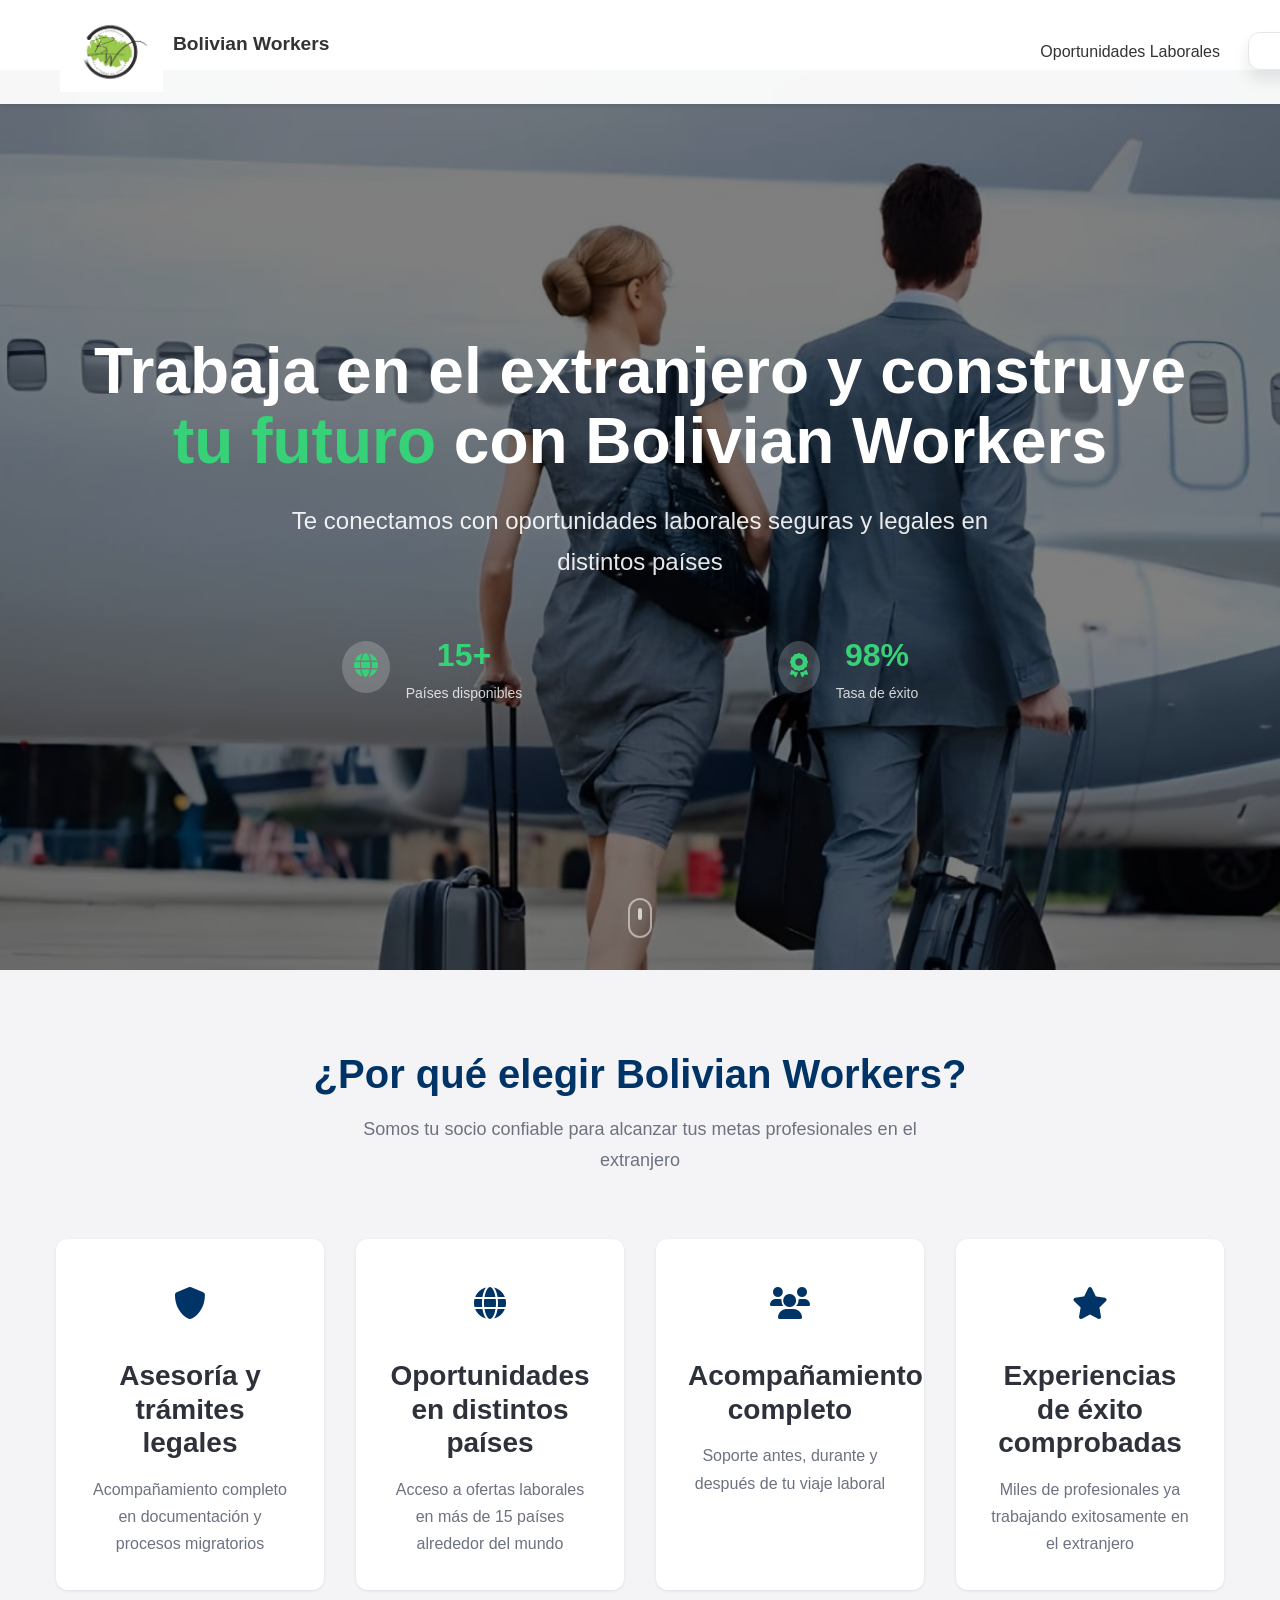
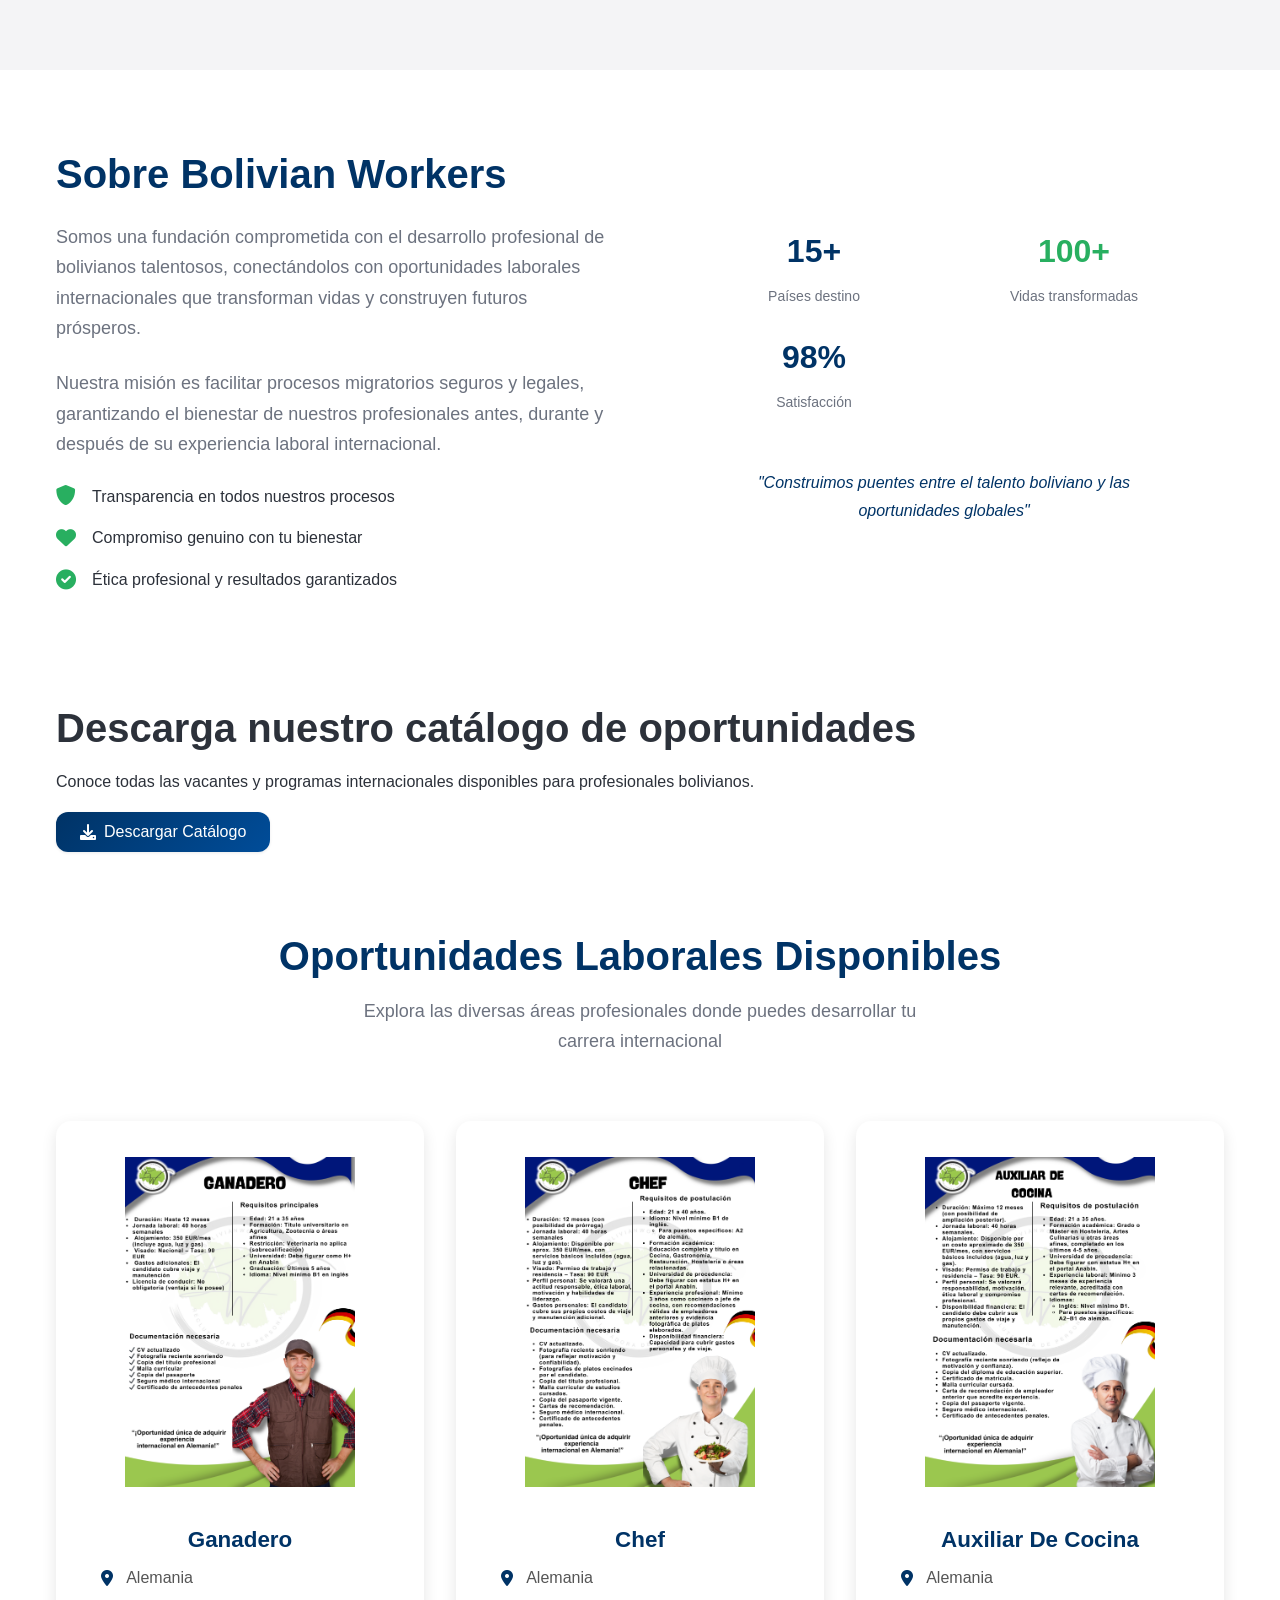
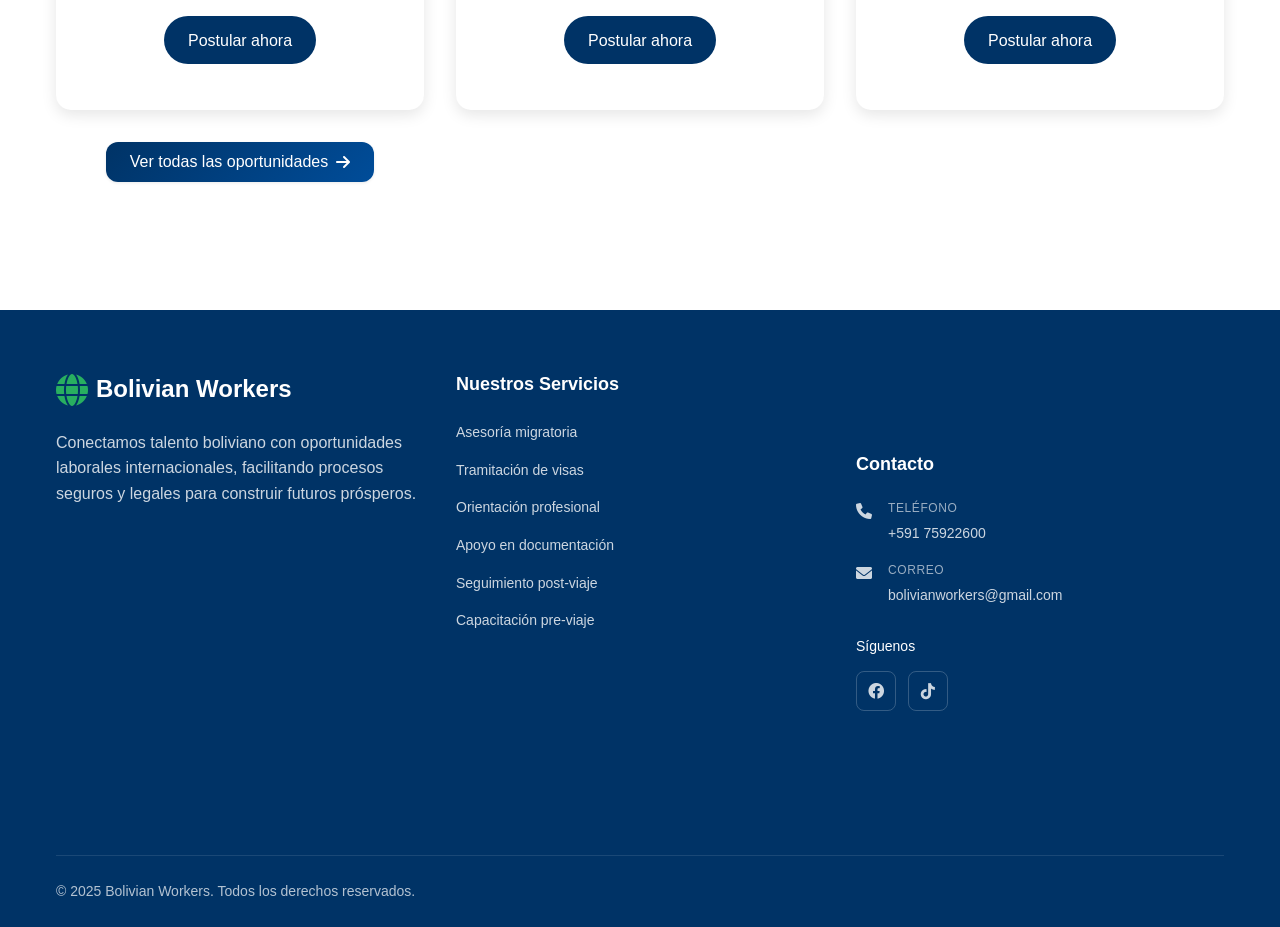
<file: index.html>
<!DOCTYPE html>
<html lang="es">
<head>
    <meta charset="UTF-8">
    <meta name="viewport" content="width=device-width, initial-scale=1.0">
    <title>Bolivian Workers - Oportunidades Laborales Internacionales</title>
    <meta name="description" content="Conectamos profesionales bolivianos con oportunidades laborales seguras y legales en el extranjero. Asesoría completa y acompañamiento en tu proceso migratorio.">
    <meta name="author" content="Bolivia Workers">
    <meta name="keywords" content="trabajo extranjero, empleo internacional Bolivia, migración laboral, oportunidades profesionales, visa trabajo">
    
     
    <!-- SEO Básico -->
    <title>Bolivian Workers | Oportunidades Laborales Internacionales para Profesionales Bolivianos</title>
    <meta name="description" content="Bolivian Workers conecta profesionales bolivianos con oportunidades laborales seguras y legales en el extranjero. Descubre vacantes internacionales en Alemania, España, Dinamarca y más.">
    <meta name="keywords" content="trabajo en el extranjero, empleo internacional Bolivia, oportunidades laborales, migración laboral, visa de trabajo, profesionales bolivianos">
    <meta name="author" content="Bolivian Workers">
    <meta name="robots" content="index, follow">

    
    <link rel="stylesheet" href="styles.css">
    <link href="https://cdnjs.cloudflare.com/ajax/libs/font-awesome/6.0.0/css/all.min.css" rel="stylesheet">
</head>
<body>
   <header class="navbar">
    <div class="container nav-container">
        <!-- Logo -->
        <div class="logo">
            <img src="img/Imagen1.jpg" alt="Bolivian Workers Logo" class="logo-img">
            <h1 class="logo-text">Bolivian Workers</h1>
        </div>

        <!-- Hamburger Menu Toggle -->
        <button class="hamburger" aria-label="Toggle menu">
            <span></span>
            <span></span>
            <span></span>
        </button>

        <!-- Menu -->
        <nav class="nav-menu">
            <ul>
                <!--<li><a href="#about">Sobre Nosotros</a></li>-->
                <li><a href="op.html">Oportunidades Laborales</a></li>
            </ul>
        </nav>
    </div>
</header>
    <!-- Hero Section -->
    <section class="hero">
        <div class="hero-bg"></div>
        <div class="hero-overlay"></div>
        
        <div class="hero-content">
            <div class="container">
                <h1 class="hero-title fade-in">
                    Trabaja en el extranjero y construye 
                    <span class="text-accent">tu futuro</span> 
                    con Bolivian Workers
                </h1>
                
                <p class="hero-subtitle">
                    Te conectamos con oportunidades laborales seguras y legales en distintos países
                </p>

             

                <!-- Stats -->
                <div class="hero-stats">
                    <div class="stat-item slide-up" style="animation-delay: 0.2s;">
                        <div class="stat-icon">
                            <i class="fas fa-globe"></i>
                        </div>
                        <div class="stat-content">
                            <div class="stat-number">15+</div>
                            <div class="stat-label">Países disponibles</div>
                        </div>
                    </div>


                    <div class="stat-item slide-up" style="animation-delay: 0.6s;">
                        <div class="stat-icon">
                            <i class="fas fa-award"></i>
                        </div>
                        <div class="stat-content">
                            <div class="stat-number">98%</div>
                            <div class="stat-label">Tasa de éxito</div>
                        </div>
                    </div>
                </div>
            </div>
        </div>

        <!-- Scroll indicator -->
        <div class="scroll-indicator">
            <div class="scroll-mouse">
                <div class="scroll-wheel"></div>
            </div>
        </div>
    </section>

    <!-- Benefits Section -->
    <section class="benefits">
        <div class="container">
            <div class="section-header">
                <h2>¿Por qué elegir Bolivian Workers?</h2>
                <p>Somos tu socio confiable para alcanzar tus metas profesionales en el extranjero</p>
            </div>

            <div class="benefits-grid">
                <div class="benefit-card">
                    <div class="benefit-icon">
                        <i class="fas fa-shield-alt"></i>
                    </div>
                    <h3>Asesoría y trámites legales</h3>
                    <p>Acompañamiento completo en documentación y procesos migratorios</p>
                </div>

                <div class="benefit-card">
                    <div class="benefit-icon">
                        <i class="fas fa-globe"></i>
                    </div>
                    <h3>Oportunidades en distintos países</h3>
                    <p>Acceso a ofertas laborales en más de 15 países alrededor del mundo</p>
                </div>

                <div class="benefit-card">
                    <div class="benefit-icon">
                        <i class="fas fa-users"></i>
                    </div>
                    <h3>Acompañamiento completo</h3>
                    <p>Soporte antes, durante y después de tu viaje laboral</p>
                </div>

                <div class="benefit-card">
                    <div class="benefit-icon">
                        <i class="fas fa-star"></i>
                    </div>
                    <h3>Experiencias de éxito comprobadas</h3>
                    <p>Miles de profesionales ya trabajando exitosamente en el extranjero</p>
                </div>
            </div>
        </div>
    </section>

    <!-- About Section -->
    <section class="about">
        <div class="container">
            <div class="about-grid">
                <div class="about-content">
                    <h2>Sobre Bolivian Workers</h2>
                    
                    <p>Somos una fundación comprometida con el desarrollo profesional de bolivianos talentosos, conectándolos con oportunidades laborales internacionales que transforman vidas y construyen futuros prósperos.</p>

                    <p>Nuestra misión es facilitar procesos migratorios seguros y legales, garantizando el bienestar de nuestros profesionales antes, durante y después de su experiencia laboral internacional.</p>

                    <div class="values-list">
                        <div class="value-item">
                            <i class="fas fa-shield-alt"></i>
                            <span>Transparencia en todos nuestros procesos</span>
                        </div>
                        <div class="value-item">
                            <i class="fas fa-heart"></i>
                            <span>Compromiso genuino con tu bienestar</span>
                        </div>
                        <div class="value-item">
                            <i class="fas fa-check-circle"></i>
                            <span>Ética profesional y resultados garantizados</span>
                        </div>
                    </div>

                   
                </div>

                <div class="about-stats">
                    <div class="stats-grid">
                        
                        <div class="stat">
                            <div class="stat-value">15+</div>
                            <div class="stat-desc">Países destino</div>
                        </div>
                        <div class="stat">
                            <div class="stat-value">100+</div>
                            <div class="stat-desc">Vidas transformadas</div>
                        </div>
                        <div class="stat">
                            <div class="stat-value">98%</div>
                            <div class="stat-desc">Satisfacción</div>
                        </div>
                    </div>
                    
                    <div class="quote-box">
                        <p>"Construimos puentes entre el talento boliviano y las oportunidades globales"</p>
                    </div>
                </div>
            </div>
        </div>
    </section>
    <section class="download-catalog">
    <div class="container">
        <h2>Descarga nuestro catálogo de oportunidades</h2>
        <p>Conoce todas las vacantes y programas internacionales disponibles para profesionales bolivianos.</p>
        <a href="docs/catalogo bolivian workers1.pdf" download class="btn btn-primary">
            <i class="fas fa-download"></i> Descargar Catálogo
        </a>
    </div>
</section>

   <!-- Job Previews Section -->
<section class="jobs">
    <div class="container">
        <div class="section-header">
            <h2>Oportunidades Laborales Disponibles</h2>
            <p>Explora las diversas áreas profesionales donde puedes desarrollar tu carrera internacional</p>
        </div>

      <div class="jobs-grid">

            <!-- Ganadero -->
            <div class="job-card">
                <img src="img/3.png" alt="Trabajo Ganadero" class="job-image">
                <div class="job-content">
                    <h3>Ganadero</h3>
                    <div class="job-location">
                        <i class="fas fa-map-marker-alt"></i> Alemania
                    </div>
                     <a href="https://wa.me/59175922600" class="btn-apply" target="_blank"> Postular ahora</a>
                </div>
            </div>
            <!-- Auxiliar de cocina -->
            <div class="job-card">
                <img src="img/4.png" alt="Auxiliar de cocina" class="job-image">
                <div class="job-content">
                    <h3>Chef</h3>
                    <div class="job-location">
                        <i class="fas fa-map-marker-alt"></i> Alemania
                    </div>
                     <a href="https://wa.me/59175922600" class="btn-apply" target="_blank"> Postular ahora</a>
                </div>
            </div>
           <div class="job-card">
                <img src="img/5.png" alt="Chef" class="job-image">
                <div class="job-content">
                    <h3>Auxiliar De Cocina</h3>
                    <div class="job-location">
                        <i class="fas fa-map-marker-alt"></i> Alemania
                    </div>
                     <a href="https://wa.me/59175922600" class="btn-apply" target="_blank"> Postular ahora</a>
                </div>
            </div>


    

        <!-- Call to Action -->
       <div class="jobs-cta">
    <a href="op.html" class="btn btn-primary">
        <span>Ver todas las oportunidades</span>
        <i class="fas fa-arrow-right"></i>
    </a>
</div>

    </div>
</section>

    
    

    <!-- Footer -->
    <footer class="footer">
        <div class="container">
            <!-- Main Footer Content -->
            <div class="footer-content">
                <div class="footer-section company">
                    <div class="footer-logo">
                        <i class="fas fa-globe"></i>
                        <h3>Bolivian Workers</h3>
                    </div>
                    
                    <p>Conectamos talento boliviano con oportunidades laborales internacionales, facilitando procesos seguros y legales para construir futuros prósperos.</p>

                 
                </div>


                <div class="footer-section services">
                    <h4>Nuestros Servicios</h4>
                    <ul>
                        <li><a href="#advisory">Asesoría migratoria</a></li>
                        <li><a href="#visas">Tramitación de visas</a></li>
                        <li><a href="#orientation">Orientación profesional</a></li>
                        <li><a href="#documentation">Apoyo en documentación</a></li>
                        <li><a href="#follow-up">Seguimiento post-viaje</a></li>
                        <li><a href="#training">Capacitación pre-viaje</a></li>
                    </ul>
                </div>

                <div class="footer-section contact">
                    <h4>Contacto</h4>
                    <div class="contact-info">
                        <a href="https://wa.me/59175922600" class="contact-item">
                            <i class="fas fa-phone"></i>
                            <div>
                                <div class="contact-label">Teléfono</div>
                                <div class="contact-value">+591 75922600</div>
                            </div>
                        </a>

                        <a href="mailto:info@boliviaworkers.org" class="contact-item">
                            <i class="fas fa-envelope"></i>
                            <div>
                                <div class="contact-label">Correo</div>
                                <div class="contact-value">bolivianworkers@gmail.com</div>
                            </div>
                        </a>

                  
                    </div>

                    <!-- Social Links -->
                    <div class="social-section">
                        <h5>Síguenos</h5>
                        <div class="social-links">
                            <a href="https://www.facebook.com/share/1ZpoDQq2Cg/" aria-label="Facebook"><i class="fab fa-facebook"></i></a>
                            <a href="https://www.tiktok.com/@bolivian_workers?_t=ZM-90ZvClzwwtn&_r=1" aria-label="Tiktok"><i class="fab fa-tiktok"></i></a>
                        </div>
                    </div>
                </div>
            </div>

        

            <!-- Bottom Footer -->
            <div class="footer-bottom">
                <div class="footer-bottom-content">
                    <div class="copyright">
                        © 2025 Bolivian Workers. Todos los derechos reservados.
                    </div>
                    
                   
                </div>
            </div>
        </div>
    </footer>

    <!-- Toast Notification -->
    <div id="toast" class="toast">
        <div class="toast-content">
            <i class="toast-icon"></i>
            <div class="toast-text">
                <div class="toast-title"></div>
                <div class="toast-message"></div>
            </div>
        </div>
    </div>

    <script>
        document.addEventListener('DOMContentLoaded', () => {
    const hamburger = document.querySelector('.hamburger');
    const navMenu = document.querySelector('.nav-menu');

    hamburger.addEventListener('click', () => {
        hamburger.classList.toggle('active');
        navMenu.classList.toggle('active');
    });

    // Close menu when a link is clicked
    document.querySelectorAll('.nav-menu a').forEach(link => {
        link.addEventListener('click', () => {
            hamburger.classList.remove('active');
            navMenu.classList.remove('active');
        });
    });
});
    </script>
    
</body>
</html>
</file>
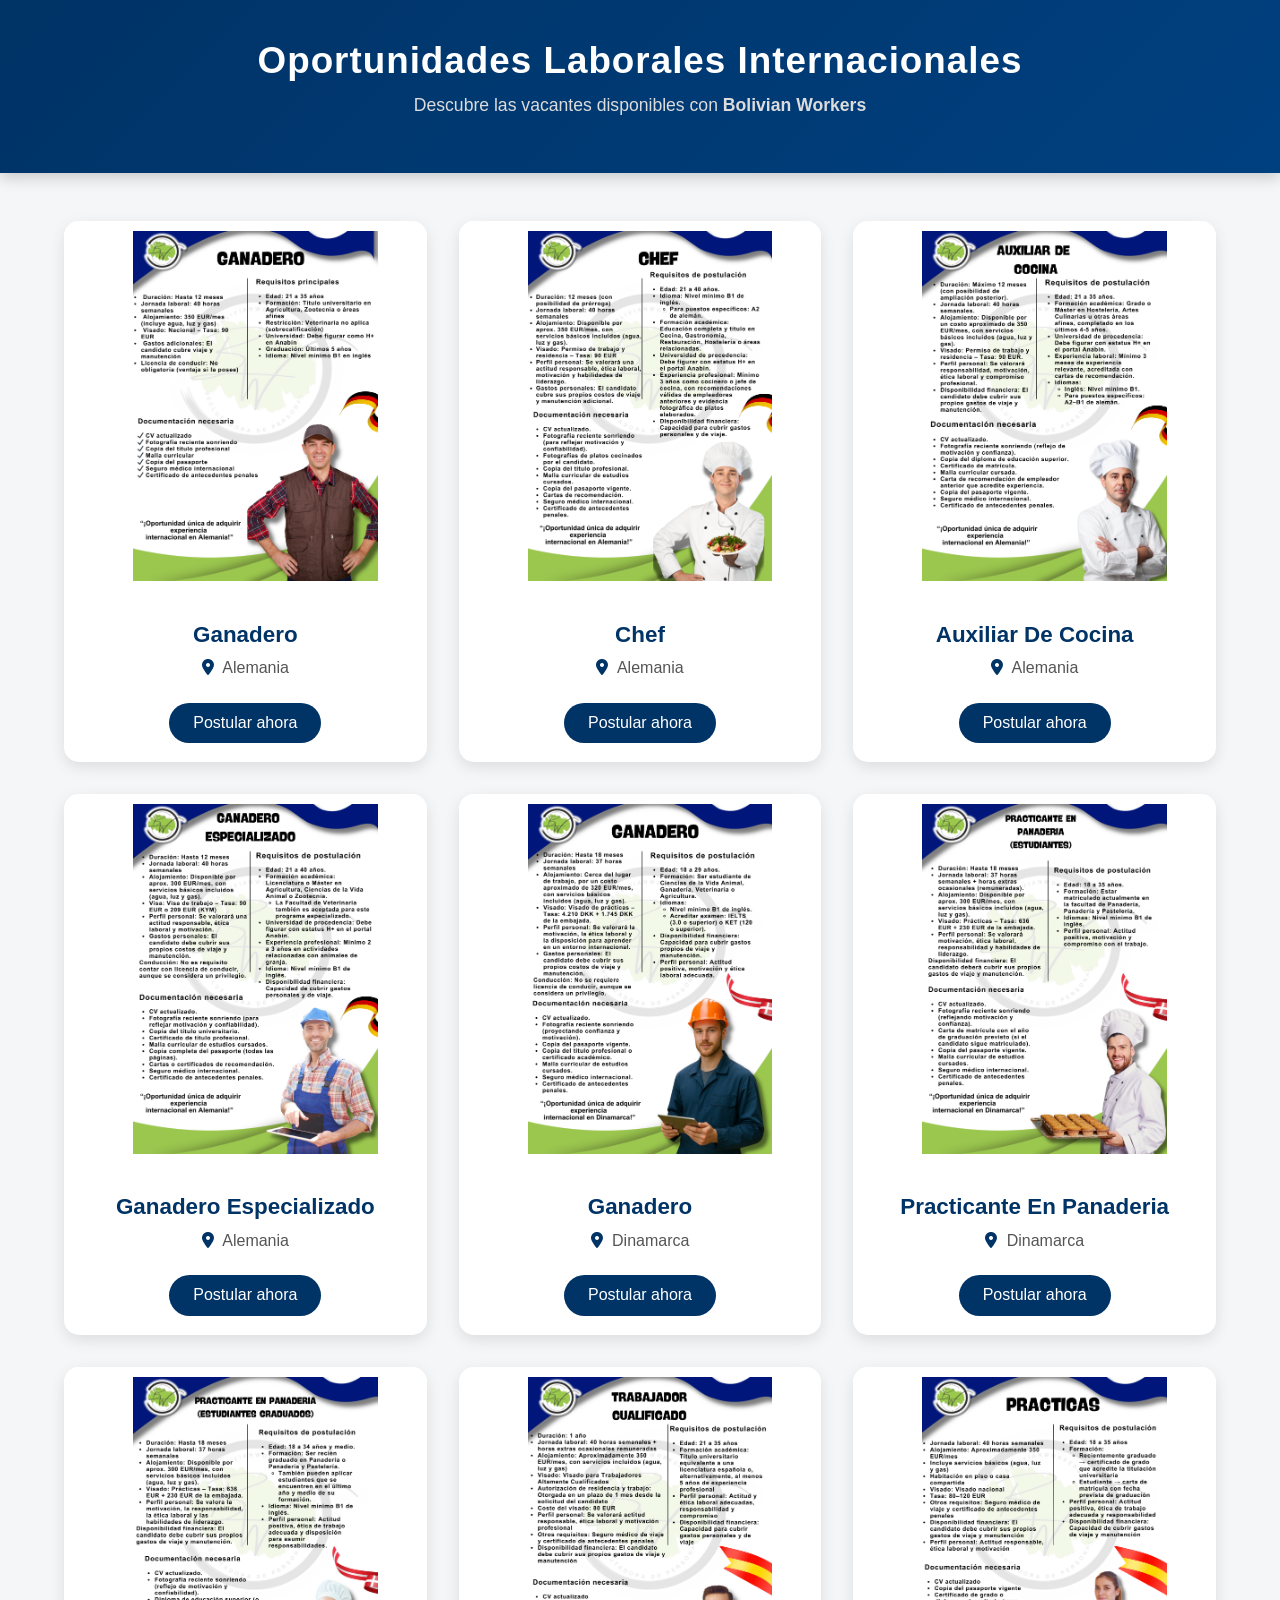
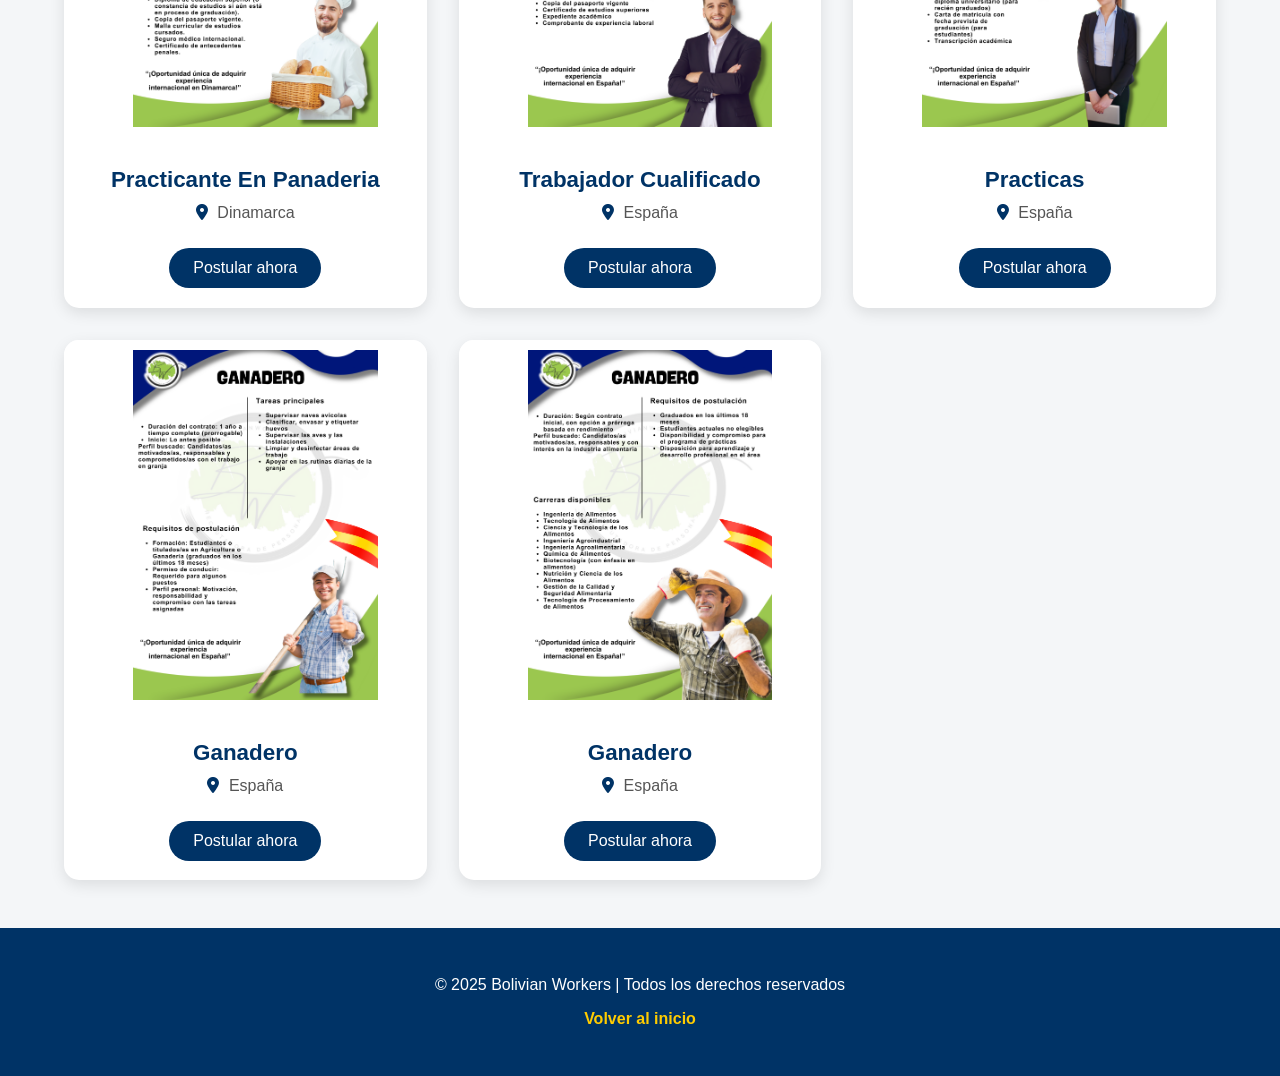
<file: op.html>
<!DOCTYPE html>
<html lang="es">
<head>
    <meta charset="UTF-8">
    <meta name="viewport" content="width=device-width, initial-scale=1.0">
    <title>Oportunidades Laborales | Bolivian Workers</title>
    <link rel="stylesheet" href="https://cdnjs.cloudflare.com/ajax/libs/font-awesome/6.5.0/css/all.min.css">
    <style>
        body {
            font-family: 'Poppins', sans-serif;
            margin: 0;
            background: #f4f6f8;
            color: #333;
        }

        header {
            background: linear-gradient(135deg, #003366, #004080);
            color: #fff;
            text-align: center;
            padding: 2.5rem 1rem;
            box-shadow: 0 4px 15px rgba(0,0,0,0.2);
        }

        header h1 {
            margin: 0;
            font-size: 2.3rem;
            letter-spacing: 1px;
        }

        header p {
            margin-top: 0.8rem;
            font-size: 1.1rem;
            color: #dcdcdc;
        }

        .container {
            width: 90%;
            max-width: 1200px;
            margin: 3rem auto;
        }

        .jobs-grid {
            display: grid;
            grid-template-columns: repeat(auto-fit, minmax(320px, 1fr));
            gap: 2rem;
        }

        .job-card {
            background: #fff;
            border-radius: 15px;
            overflow: hidden;
            box-shadow: 0 5px 15px rgba(0,0,0,0.1);
            transition: all 0.3s ease;
        }

        .job-card:hover {
            transform: translateY(-7px);
            box-shadow: 0 8px 20px rgba(0,0,0,0.2);
        }

        .job-image {
            width: 100%;
            height: 350px;
            object-fit: contain; /* Muestra la imagen completa */
            background: #fff;
            display: block;
            padding: 10px;
        }

        .job-content {
            padding: 1.2rem;
            text-align: center;
        }

        .job-content h3 {
            margin: 0.7rem 0;
            color: #003366;
            font-size: 1.4rem;
            font-weight: 600;
        }

        .job-location {
            color: #555;
            font-size: 1rem;
            margin-bottom: 0.8rem;
        }

        .job-location i {
            color: #003366;
            margin-right: 5px;
        }

        .btn-apply {
            display: inline-block;
            background: #003366;
            color: white;
            text-decoration: none;
            padding: 0.7rem 1.5rem;
            border-radius: 25px;
            margin-top: 0.8rem;
            transition: background 0.3s ease, transform 0.2s ease;
        }

        .btn-apply:hover {
            background: #0055aa;
            transform: scale(1.05);
        }

        footer {
            text-align: center;
            background: #003366;
            color: white;
            padding: 2rem 1rem;
            margin-top: 3rem;
        }

        footer a {
            color: #ffcc00;
            text-decoration: none;
            font-weight: bold;
        }

        footer a:hover {
            text-decoration: underline;
        }

        @media (max-width: 600px) {
            header h1 {
                font-size: 1.8rem;
            }
            .job-image {
                height: 280px;
            }
        }
    </style>
</head>
<body>

    <header>
        <h1>Oportunidades Laborales Internacionales</h1>
        <p>Descubre las vacantes disponibles con <strong>Bolivian Workers</strong></p>
    </header>

    <div class="container">
        <div class="jobs-grid">

            <!-- Ganadero -->
            <div class="job-card">
                <img src="img/3.png" alt="Trabajo Ganadero" class="job-image">
                <div class="job-content">
                    <h3>Ganadero</h3>
                    <div class="job-location">
                        <i class="fas fa-map-marker-alt"></i> Alemania
                    </div>
                     <a href="https://wa.me/59175922600" class="btn-apply" target="_blank"> Postular ahora</a>
                </div>
            </div>

            <!-- Auxiliar de cocina -->
            <div class="job-card">
                <img src="img/4.png" alt="Auxiliar de cocina" class="job-image">
                <div class="job-content">
                    <h3>Chef</h3>
                    <div class="job-location">
                        <i class="fas fa-map-marker-alt"></i> Alemania
                    </div>
                     <a href="https://wa.me/59175922600" class="btn-apply" target="_blank"> Postular ahora</a>
                </div>
            </div>

            <!-- Chef -->
            <div class="job-card">
                <img src="img/5.png" alt="Chef" class="job-image">
                <div class="job-content">
                    <h3>Auxiliar De Cocina</h3>
                    <div class="job-location">
                        <i class="fas fa-map-marker-alt"></i> Alemania
                    </div>
                     <a href="https://wa.me/59175922600" class="btn-apply" target="_blank"> Postular ahora</a>
                </div>
            </div>
            <div class="job-card">
                <img src="img/6.png" alt="Chef" class="job-image">
                <div class="job-content">
                    <h3>Ganadero Especializado</h3>
                    <div class="job-location">
                        <i class="fas fa-map-marker-alt"></i> Alemania
                    </div>
                    <a href="https://wa.me/59175922600" class="btn-apply" target="_blank"> Postular ahora</a>
                </div>
            </div>
            <div class="job-card">
                <img src="img/8.png" alt="Chef" class="job-image">
                <div class="job-content">
                    <h3>Ganadero</h3>
                    <div class="job-location">
                        <i class="fas fa-map-marker-alt"></i> Dinamarca
                    </div>
                     <a href="https://wa.me/59175922600" class="btn-apply" target="_blank"> Postular ahora</a>

                </div>
            </div>
            <div class="job-card">
                <img src="img/9.png" alt="Chef" class="job-image">
                <div class="job-content">
                    <h3>Practicante En Panaderia</h3>
                    <div class="job-location">
                        <i class="fas fa-map-marker-alt"></i> Dinamarca
                    </div>
                     <a href="https://wa.me/59175922600" class="btn-apply" target="_blank"> Postular ahora</a>
                </div>
            </div>
            <div class="job-card">
                <img src="img/10.png" alt="Chef" class="job-image">
                <div class="job-content">
                    <h3>Practicante En Panaderia</h3>
                    <div class="job-location">
                        <i class="fas fa-map-marker-alt"></i> Dinamarca
                    </div>
                     <a href="https://wa.me/59175922600" class="btn-apply" target="_blank"> Postular ahora</a>
                </div>
            </div>
            <div class="job-card">
                <img src="img/12.png" alt="Chef" class="job-image">
                <div class="job-content">
                    <h3>Trabajador Cualificado</h3>
                    <div class="job-location">
                        <i class="fas fa-map-marker-alt"></i> España
                    </div>
                     <a href="https://wa.me/59175922600" class="btn-apply" target="_blank"> Postular ahora</a>
                </div>
            </div>
            <div class="job-card">
                <img src="img/13.png" alt="Chef" class="job-image">
                <div class="job-content">
                    <h3>Practicas</h3>
                    <div class="job-location">
                        <i class="fas fa-map-marker-alt"></i> España
                    </div>
                     <a href="https://wa.me/59175922600" class="btn-apply" target="_blank"> Postular ahora</a>
                </div>
            </div>
            <div class="job-card">
                <img src="img/14.png" alt="Chef" class="job-image">
                <div class="job-content">
                    <h3>Ganadero</h3>
                    <div class="job-location">
                        <i class="fas fa-map-marker-alt"></i> España
                    </div>
                     <a href="https://wa.me/59175922600" class="btn-apply" target="_blank"> Postular ahora</a>
                </div>
            </div>
            <div class="job-card">
                <img src="img/15.png" alt="Chef" class="job-image">
                <div class="job-content">
                    <h3>Ganadero</h3>
                    <div class="job-location">
                        <i class="fas fa-map-marker-alt"></i> España
                    </div>
                   <a href="https://wa.me/59175922600" class="btn-apply" target="_blank"> Postular ahora</a>
                </div>
            </div>

        </div>
    </div>

    <footer>
        <p>© 2025 Bolivian Workers | Todos los derechos reservados</p>
        <p><a href="index.html">Volver al inicio</a></p>
    </footer>

</body>
</html>
</file>
<file: styles.css>
:root {
    /* Colors - HSL Format */
    --primary: hsl(210, 100%, 20%); /* Deep blue for trust */
    --primary-light: hsl(210, 100%, 30%);
    --primary-dark: hsl(210, 100%, 15%);
    --primary-foreground: hsl(0, 0%, 100%);

    --accent: hsl(145, 63%, 42%); /* Green for growth and hope */
    --accent-light: hsl(145, 63%, 52%);
    --accent-dark: hsl(145, 63%, 32%);
    --accent-foreground: hsl(0, 0%, 100%);

    --background: hsl(0, 0%, 100%);
    --foreground: hsl(220, 14%, 20%);

    --secondary: hsl(220, 9%, 96%);
    --secondary-foreground: hsl(220, 14%, 20%);

    --muted: hsl(220, 9%, 96%);
    --muted-foreground: hsl(220, 8%, 46%);

    --card: hsl(0, 0%, 100%);
    --card-foreground: hsl(220, 14%, 20%);

    --border: hsl(220, 13%, 91%);
    --input: hsl(220, 13%, 91%);

    /* Gradients */
    --gradient-primary: linear-gradient(135deg, var(--primary) 0%, var(--primary-light) 100%);
    --gradient-accent: linear-gradient(135deg, var(--accent) 0%, var(--accent-light) 100%);
    --gradient-hero: linear-gradient(135deg, hsla(210, 100%, 20%, 0.95) 0%, hsla(210, 100%, 15%, 0.9) 100%);
    
    /* Shadows */
    --shadow-soft: 0 1px 3px hsla(220, 14%, 20%, 0.1);
    --shadow-medium: 0 4px 6px hsla(220, 14%, 20%, 0.1);
    --shadow-large: 0 10px 15px hsla(220, 14%, 20%, 0.1);
    --shadow-hero: 0 20px 25px hsla(220, 14%, 20%, 0.15);

    /* Transitions */
    --transition-smooth: all 0.3s cubic-bezier(0.4, 0, 0.2, 1);
    --transition-bounce: all 0.3s cubic-bezier(0.68, -0.55, 0.265, 1.55);

    /* Spacing */
    --section-padding: 5rem 0;
    --container-padding: 0 1rem;
    --border-radius: 0.75rem;
}

/* Reset and Base Styles */
* {
    margin: 0;
    padding: 0;
    box-sizing: border-box;
}

html {
    scroll-behavior: smooth;
}

body {
    font-family: -apple-system, BlinkMacSystemFont, 'Segoe UI', Roboto, Oxygen, Ubuntu, Cantarell, sans-serif;
    line-height: 1.6;
    color: var(--foreground);
    background-color: var(--background);
    overflow-x: hidden;
}

.container {
    max-width: 1200px;
    margin: 0 auto;
    padding: var(--container-padding);
}

/* Typography */
h1, h2, h3, h4, h5, h6 {
    font-weight: 600;
    line-height: 1.2;
    margin-bottom: 1rem;
}

h1 { font-size: clamp(2.5rem, 5vw, 4rem); }
h2 { font-size: clamp(2rem, 4vw, 2.5rem); }
h3 { font-size: clamp(1.5rem, 3vw, 1.75rem); }

p {
    margin-bottom: 1rem;
    line-height: 1.7;
}

/* Buttons */
.btn {
    display: inline-flex;
    align-items: center;
    gap: 0.5rem;
    padding: 0.75rem 1.5rem;
    border: none;
    border-radius: var(--border-radius);
    font-weight: 500;
    text-decoration: none;
    cursor: pointer;
    transition: var(--transition-smooth);
    font-size: 1rem;
    line-height: 1;
}

.btn-hero {
    background: var(--gradient-accent);
    color: var(--accent-foreground);
    padding: 1rem 2rem;
    font-weight: 600;
    box-shadow: var(--shadow-medium);
}

.btn-hero:hover {
    transform: translateY(-2px);
    box-shadow: var(--shadow-large);
}

.btn-primary {
    background: var(--gradient-primary);
    color: var(--primary-foreground);
    box-shadow: var(--shadow-soft);
}

.btn-primary:hover {
    transform: translateY(-1px);
    box-shadow: var(--shadow-medium);
}

.btn-outline {
    background: rgba(255, 255, 255, 0.1);
    color: white;
    border: 2px solid rgba(255, 255, 255, 0.3);
    backdrop-filter: blur(10px);
}

.btn-outline:hover {
    background: rgba(255, 255, 255, 0.2);
    border-color: rgba(255, 255, 255, 0.5);
}

.btn-accent {
    background: var(--gradient-accent);
    color: var(--accent-foreground);
}

.btn-accent:hover {
    transform: translateY(-1px);
}

/* Animations */
@keyframes fadeIn {
    from { opacity: 0; transform: translateY(30px); }
    to { opacity: 1; transform: translateY(0); }
}

@keyframes slideUp {
    from { opacity: 0; transform: translateY(50px); }
    to { opacity: 1; transform: translateY(0); }
}

@keyframes scaleIn {
    from { opacity: 0; transform: scale(0.95); }
    to { opacity: 1; transform: scale(1); }
}

@keyframes bounce {
    0%, 20%, 50%, 80%, 100% { transform: translateY(0); }
    40% { transform: translateY(-30px); }
    60% { transform: translateY(-15px); }
}

.fade-in {
    animation: fadeIn 0.8s ease-out;
}

.slide-up {
    animation: slideUp 0.8s ease-out;
    animation-fill-mode: both;
}

.scale-in {
    animation: scaleIn 0.6s ease-out;
}

/* Section Headers */
.section-header {
    text-align: center;
    margin-bottom: 4rem;
}

.section-header h2 {
    color: var(--primary);
    margin-bottom: 1rem;
}

.section-header p {
    font-size: 1.125rem;
    color: var(--muted-foreground);
    max-width: 600px;
    margin: 0 auto;
}

/* Hero Section */
/* Hero Section */
.hero {
    position: relative;
    height: 100vh; /* Pantalla completa */
    display: flex;
    align-items: center;
    justify-content: center;
    color: white;
    text-align: center;

    background: url("img/por.jpeg") no-repeat center center/cover;
    /* 👆 Aquí va tu imagen de fondo (cámbiala por tu ruta) */
}

.hero-overlay {
    position: absolute;
    top: 0;
    left: 0;
    width: 100%;
    height: 100%;
    background: rgba(0,0,0,0.5); /* Oscurece para mejor contraste */
}

.hero-content {
    position: relative;
    z-index: 2; /* para que quede encima del overlay */
}


.hero-title {
    margin-bottom: 1.5rem;
    line-height: 1.1;
}

.text-accent {
    color: var(--accent-light);
}

.hero-subtitle {
    font-size: clamp(1.125rem, 2.5vw, 1.5rem);
    margin-bottom: 3rem;
    color: rgba(255, 255, 255, 0.9);
    max-width: 700px;
    margin-left: auto;
    margin-right: auto;
}

.hero-buttons {
    display: flex;
    flex-direction: column;
    gap: 1rem;
    align-items: center;
    margin-bottom: 4rem;
}

@media (min-width: 640px) {
    .hero-buttons {
        flex-direction: row;
        justify-content: center;
    }
}

.hero-stats {
    display: grid;
    grid-template-columns: repeat(auto-fit, minmax(200px, 1fr));
    gap: 2rem;
    max-width: 800px;
    margin: 0 auto;
}

.stat-item {
    display: flex;
    align-items: center;
    justify-content: center;
    gap: 1rem;
}

.stat-icon {
    padding: 0.75rem;
    background: rgba(255, 255, 255, 0.2);
    border-radius: 50%;
    backdrop-filter: blur(10px);
}

.stat-icon i {
    color: var(--accent-light);
    font-size: 1.5rem;
}

.stat-number {
    font-size: 2rem;
    font-weight: bold;
    color: var(--accent-light);
}

.stat-label {
    font-size: 0.875rem;
    color: rgba(255, 255, 255, 0.8);
}

.scroll-indicator {
    position: absolute;
    bottom: 2rem;
    left: 50%;
    transform: translateX(-50%);
    animation: bounce 2s infinite;
}

.scroll-mouse {
    width: 24px;
    height: 40px;
    border: 2px solid rgba(255, 255, 255, 0.5);
    border-radius: 12px;
    display: flex;
    justify-content: center;
    align-items: flex-start;
    padding-top: 8px;
}

.scroll-wheel {
    width: 4px;
    height: 12px;
    background: rgba(255, 255, 255, 0.7);
    border-radius: 2px;
    animation: pulse 2s infinite;
}

/* Benefits Section */
.benefits {
    padding: var(--section-padding);
    background: var(--secondary);
}

.benefits-grid {
    display: grid;
    grid-template-columns: repeat(auto-fit, minmax(250px, 1fr));
    gap: 2rem;
}

.benefit-card {
    background: var(--card);
    padding: 2rem;
    border-radius: var(--border-radius);
    box-shadow: var(--shadow-soft);
    text-align: center;
    transition: var(--transition-smooth);
}

.benefit-card:hover {
    transform: translateY(-5px);
    box-shadow: var(--shadow-medium);
}

.benefit-icon {
    width: 4rem;
    height: 4rem;
    margin: 0 auto 1.5rem;
    background: rgba(var(--primary), 0.1);
    border-radius: 50%;
    display: flex;
    align-items: center;
    justify-content: center;
    transition: var(--transition-smooth);
}

.benefit-card:hover .benefit-icon {
    background: rgba(var(--primary), 0.2);
}

.benefit-icon i {
    font-size: 2rem;
    color: var(--primary);
}

.benefit-card h3 {
    color: var(--card-foreground);
    margin-bottom: 1rem;
}

.benefit-card p {
    color: var(--muted-foreground);
    margin: 0;
}

/* About Section */
.about {
    padding: var(--section-padding);
}

.about-grid {
    display: grid;
    grid-template-columns: 1fr;
    gap: 3rem;
    align-items: center;
}

@media (min-width: 1024px) {
    .about-grid {
        grid-template-columns: 1fr 1fr;
    }
}

.about-content h2 {
    color: var(--primary);
    margin-bottom: 1.5rem;
}

.about-content p {
    font-size: 1.125rem;
    color: var(--muted-foreground);
    margin-bottom: 1.5rem;
}

.values-list {
    margin-bottom: 2rem;
}

.value-item {
    display: flex;
    align-items: center;
    gap: 0.75rem;
    margin-bottom: 1rem;
}

.value-item i {
    color: var(--accent);
    font-size: 1.25rem;
    width: 1.5rem;
}

.about-stats {
    background: linear-gradient(135deg, rgba(var(--primary), 0.05) 0%, rgba(var(--accent), 0.05) 100%);
    padding: 2rem;
    border-radius: calc(var(--border-radius) * 2);
}

.stats-grid {
    display: grid;
    grid-template-columns: repeat(2, 1fr);
    gap: 1.5rem;
    margin-bottom: 2rem;
}

.stat {
    text-align: center;
}

.stat-value {
    font-size: 2rem;
    font-weight: bold;
    color: var(--primary);
    margin-bottom: 0.5rem;
}

.stat:nth-child(even) .stat-value {
    color: var(--accent);
}

.stat-desc {
    font-size: 0.875rem;
    color: var(--muted-foreground);
}

.quote-box {
    background: rgba(255, 255, 255, 0.8);
    padding: 1.5rem;
    border-radius: var(--border-radius);
    border: 1px solid rgba(var(--primary), 0.1);
    text-align: center;
}

.quote-box p {
    color: var(--primary);
    font-weight: 500;
    font-style: italic;
    margin: 0;
}

/* Jobs Section */
.jobs {
    padding: var(--section-padding);
    background: rgba(var(--secondary), 0.5);
}

.jobs-grid {
    display: grid;
    grid-template-columns: repeat(auto-fit, minmax(300px, 1fr));
    gap: 1.5rem;
    margin-bottom: 3rem;
}

.job-card {
    background: var(--card);
    border-radius: var(--border-radius);
    padding: 1.5rem;
    transition: var(--transition-smooth);
    cursor: pointer;
    border: 2px solid transparent;
}

.job-card:hover {
    transform: translateY(-5px);
    box-shadow: var(--shadow-large);
}

.job-card.health { border-color: hsl(210, 100%, 90%); }
.job-card.engineering { border-color: hsl(25, 100%, 90%); }
.job-card.tech { border-color: hsl(260, 100%, 90%); }
.job-card.construction { border-color: hsl(45, 100%, 90%); }
.job-card.hospitality { border-color: hsl(145, 60%, 90%); }

.job-header {
    display: flex;
    align-items: center;
    justify-content: space-between;
    margin-bottom: 1rem;
}

.job-icon {
    padding: 0.75rem;
    background: white;
    border-radius: var(--border-radius);
    font-size: 1.5rem;
}

.job-card.health .job-icon { color: hsl(210, 100%, 50%); }
.job-card.engineering .job-icon { color: hsl(25, 100%, 50%); }
.job-card.tech .job-icon { color: hsl(260, 100%, 50%); }
.job-card.construction .job-icon { color: hsl(45, 100%, 50%); }
.job-card.hospitality .job-icon { color: hsl(145, 60%, 40%); }

.job-category {
    font-size: 0.75rem;
    padding: 0.25rem 0.75rem;
    background: var(--secondary);
    border-radius: 1rem;
    color: var(--secondary-foreground);
}

.job-card h3 {
    color: var(--card-foreground);
    margin-bottom: 0.5rem;
    transition: var(--transition-smooth);
}

.job-card:hover h3 {
    color: var(--primary);
}

.job-card p {
    color: var(--muted-foreground);
    font-size: 0.875rem;
    margin-bottom: 1rem;
}

.job-details {
    display: flex;
    flex-direction: column;
    gap: 0.5rem;
}

.job-location, .job-salary {
    display: flex;
    align-items: center;
    gap: 0.5rem;
    font-size: 0.875rem;
}

.job-location i {
    color: var(--muted-foreground);
}

.job-salary i {
    color: var(--accent);
}

.job-salary span {
    color: var(--accent);
    font-weight: 500;
}

.jobs-cta {
    text-align: center;
}

/* Testimonials Section */
.testimonials {
    padding: var(--section-padding);
}

.testimonials-grid {
    display: grid;
    grid-template-columns: repeat(auto-fit, minmax(300px, 1fr));
    gap: 2rem;
    margin-bottom: 3rem;
}

.testimonial-card {
    background: var(--card);
    padding: 2rem;
    border-radius: var(--border-radius);
    box-shadow: var(--shadow-medium);
    transition: var(--transition-smooth);
}

.testimonial-card:hover {
    transform: translateY(-5px);
    box-shadow: var(--shadow-large);
}

.testimonial-quote {
    margin-bottom: 1.5rem;
}

.testimonial-quote i {
    font-size: 2rem;
    color: rgba(var(--primary), 0.3);
    margin-bottom: 1rem;
}

.testimonial-quote p {
    font-size: 1.125rem;
    font-style: italic;
    color: var(--card-foreground);
    line-height: 1.6;
    margin: 0;
}

.testimonial-author {
    display: flex;
    align-items: center;
    justify-content: space-between;
}

.author-info {
    display: flex;
    align-items: center;
    gap: 1rem;
}

.author-avatar {
    width: 3rem;
    height: 3rem;
    border-radius: 50%;
    overflow: hidden;
    border: 2px solid rgba(var(--primary), 0.2);
}

.author-avatar img {
    width: 100%;
    height: 100%;
    object-fit: cover;
}

.author-name {
    font-weight: 600;
    color: var(--card-foreground);
}

.author-role {
    font-size: 0.875rem;
    color: var(--muted-foreground);
}

.testimonial-rating {
    display: flex;
    gap: 0.25rem;
}

.testimonial-rating i {
    color: #fbbf24;
    font-size: 1rem;
}

.testimonials-cta {
    background: linear-gradient(135deg, rgba(var(--primary), 0.05) 0%, rgba(var(--accent), 0.05) 100%);
    padding: 3rem 2rem;
    border-radius: calc(var(--border-radius) * 2);
    text-align: center;
}

.testimonials-cta h3 {
    color: var(--primary);
    margin-bottom: 1rem;
}

.testimonials-cta p {
    color: var(--muted-foreground);
    margin-bottom: 2rem;
    max-width: 600px;
    margin-left: auto;
    margin-right: auto;
}

.cta-features {
    display: flex;
    justify-content: center;
    gap: 2rem;
    flex-wrap: wrap;
}

.cta-feature {
    display: flex;
    align-items: center;
    gap: 0.5rem;
    font-size: 0.875rem;
    color: var(--muted-foreground);
}

.feature-dot {
    width: 0.5rem;
    height: 0.5rem;
    border-radius: 50%;
}

.feature-dot.accent {
    background: var(--accent);
}

.feature-dot.primary {
    background: var(--primary);
}

/* Contact Form Section */
.contact {
    padding: var(--section-padding);
    background: rgba(var(--secondary), 0.5);
}

.contact-form-container {
    max-width: 800px;
    margin: 0 auto;
    background: var(--card);
    border-radius: calc(var(--border-radius) * 2);
    box-shadow: var(--shadow-large);
    overflow: hidden;
}

.form-header {
    text-align: center;
    padding: 2rem 2rem 1rem;
    border-bottom: 1px solid var(--border);
}

.form-header h3 {
    color: var(--primary);
    margin: 0;
}

.contact-form {
    padding: 2rem;
}

.form-row {
    display: grid;
    grid-template-columns: 1fr;
    gap: 1rem;
    margin-bottom: 1.5rem;
}

@media (min-width: 768px) {
    .form-row {
        grid-template-columns: 1fr 1fr;
    }
}

.form-group {
    margin-bottom: 1.5rem;
}

.form-group label {
    display: block;
    margin-bottom: 0.5rem;
    font-weight: 500;
    color: var(--foreground);
}

.form-group input,
.form-group select,
.form-group textarea {
    width: 100%;
    padding: 0.75rem 1rem;
    border: 2px solid var(--border);
    border-radius: var(--border-radius);
    font-size: 1rem;
    transition: var(--transition-smooth);
    background: var(--background);
    color: var(--foreground);
}

.form-group input:focus,
.form-group select:focus,
.form-group textarea:focus {
    outline: none;
    border-color: var(--primary);
    box-shadow: 0 0 0 3px rgba(var(--primary), 0.1);
}

.file-upload {
    border: 2px dashed var(--border);
    border-radius: var(--border-radius);
    padding: 2rem;
    text-align: center;
    cursor: pointer;
    transition: var(--transition-smooth);
}

.file-upload:hover {
    border-color: rgba(var(--primary), 0.5);
}

.upload-content {
    display: flex;
    flex-direction: column;
    align-items: center;
    gap: 0.5rem;
}

.upload-content i {
    font-size: 2rem;
    color: var(--muted-foreground);
}

.upload-content span {
    color: var(--muted-foreground);
}

.file-selected .upload-content i {
    color: var(--accent);
}

.file-selected .upload-content span {
    color: var(--accent);
    font-weight: 500;
}

.form-note {
    background: rgba(var(--accent), 0.1);
    border: 1px solid rgba(var(--accent), 0.2);
    border-radius: var(--border-radius);
    padding: 1rem;
    margin-bottom: 2rem;
}

.form-note p {
    color: var(--muted-foreground);
    font-size: 0.875rem;
    margin: 0;
    line-height: 1.5;
}

.form-note strong {
    color: var(--accent);
}

.submit-btn {
    width: 100%;
    padding: 1rem 2rem;
    font-size: 1.125rem;
    position: relative;
}

.submit-btn:disabled {
    opacity: 0.7;
    cursor: not-allowed;
}

.btn-loading {
    position: absolute;
    inset: 0;
    display: flex;
    align-items: center;
    justify-content: center;
    background: inherit;
    border-radius: inherit;
}

/* Footer */
.footer {
    background: var(--primary);
    color: var(--primary-foreground);
}

.footer-content {
    display: grid;
    grid-template-columns: repeat(auto-fit, minmax(250px, 1fr));
    gap: 2rem;
    padding: 4rem 0;
}

.footer-section h4 {
    margin-bottom: 1.5rem;
    font-size: 1.125rem;
}

.footer-logo {
    display: flex;
    align-items: center;
    gap: 0.5rem;
    margin-bottom: 1.5rem;
}

.footer-logo i {
    font-size: 2rem;
    color: var(--accent);
}

.footer-logo h3 {
    font-size: 1.5rem;
    margin: 0;
}

.footer-section p {
    color: rgba(255, 255, 255, 0.8);
    line-height: 1.6;
    margin-bottom: 1.5rem;
}

.foundation-note {
    display: flex;
    align-items: center;
    gap: 0.5rem;
    font-size: 0.875rem;
    color: rgba(255, 255, 255, 0.7);
}

.foundation-note i {
    color: var(--accent);
}

.footer-section ul {
    list-style: none;
}

.footer-section ul li {
    margin-bottom: 0.75rem;
}

.footer-section ul li a {
    color: rgba(255, 255, 255, 0.8);
    text-decoration: none;
    font-size: 0.875rem;
    transition: var(--transition-smooth);
}

.footer-section ul li a:hover {
    color: var(--accent);
}

.contact-info {
    margin-bottom: 2rem;
}

.contact-item {
    display: flex;
    align-items: flex-start;
    gap: 0.75rem;
    margin-bottom: 1rem;
    color: rgba(255, 255, 255, 0.8);
    text-decoration: none;
    transition: var(--transition-smooth);
}

.contact-item:hover {
    color: var(--accent);
}

.contact-item i {
    margin-top: 0.25rem;
    width: 1.25rem;
}

.contact-label {
    font-size: 0.75rem;
    text-transform: uppercase;
    letter-spacing: 0.05em;
    color: rgba(255, 255, 255, 0.6);
    margin-bottom: 0.25rem;
}

.contact-value {
    font-size: 0.875rem;
}

.social-section h5 {
    margin-bottom: 1rem;
    font-size: 0.875rem;
    font-weight: 500;
}

.social-links {
    display: flex;
    gap: 0.75rem;
}

.social-links a {
    width: 2.5rem;
    height: 2.5rem;
    border: 1px solid rgba(255, 255, 255, 0.2);
    border-radius: 0.5rem;
    display: flex;
    align-items: center;
    justify-content: center;
    color: rgba(255, 255, 255, 0.8);
    transition: var(--transition-smooth);
    text-decoration: none;
}

.social-links a:hover {
    border-color: var(--accent);
    background: var(--accent);
    color: var(--accent-foreground);
}

.newsletter {
    padding: 2rem 0;
    border-top: 1px solid rgba(255, 255, 255, 0.1);
}

.newsletter-content {
    display: grid;
    grid-template-columns: 1fr;
    gap: 1.5rem;
    align-items: center;
}

@media (min-width: 768px) {
    .newsletter-content {
        grid-template-columns: 1fr auto;
    }
}

.newsletter-text h4 {
    margin-bottom: 0.5rem;
}

.newsletter-text p {
    color: rgba(255, 255, 255, 0.7);
    font-size: 0.875rem;
    margin: 0;
}

.newsletter-form {
    display: flex;
    gap: 0.75rem;
    flex-direction: column;
}

@media (min-width: 640px) {
    .newsletter-form {
        flex-direction: row;
    }
}

.newsletter-form input {
    flex: 1;
    padding: 0.75rem 1rem;
    border: 1px solid rgba(255, 255, 255, 0.2);
    border-radius: var(--border-radius);
    background: rgba(255, 255, 255, 0.1);
    color: white;
    backdrop-filter: blur(10px);
}

.newsletter-form input::placeholder {
    color: rgba(255, 255, 255, 0.5);
}

.newsletter-form input:focus {
    outline: none;
    border-color: var(--accent);
}

.footer-bottom {
    padding: 1.5rem 0;
    border-top: 1px solid rgba(255, 255, 255, 0.1);
}

.footer-bottom-content {
    display: flex;
    flex-direction: column;
    gap: 1rem;
    align-items: center;
    justify-content: space-between;
}

@media (min-width: 768px) {
    .footer-bottom-content {
        flex-direction: row;
    }
}

.copyright {
    font-size: 0.875rem;
    color: rgba(255, 255, 255, 0.7);
}

.footer-links {
    display: flex;
    gap: 1.5rem;
    flex-wrap: wrap;
}

.footer-links a {
    font-size: 0.875rem;
    color: rgba(255, 255, 255, 0.7);
    text-decoration: none;
    transition: var(--transition-smooth);
}

.footer-links a:hover {
    color: var(--accent);
}

/* Toast Notification */
.toast {
    position: fixed;
    top: 2rem;
    right: 2rem;
    max-width: 400px;
    background: var(--card);
    border-radius: var(--border-radius);
    box-shadow: var(--shadow-large);
    transform: translateX(100%);
    transition: var(--transition-smooth);
    z-index: 1000;
    border: 1px solid var(--border);
}

.toast.show {
    transform: translateX(0);
}

.toast-content {
    display: flex;
    align-items: flex-start;
    gap: 1rem;
    padding: 1rem;
}

.toast-icon {
    font-size: 1.25rem;
    margin-top: 0.25rem;
}

.toast.success .toast-icon {
    color: var(--accent);
}

.toast.error .toast-icon {
    color: hsl(0, 84%, 60%);
}

.toast-text {
    flex: 1;
}

.toast-title {
    font-weight: 600;
    color: var(--foreground);
    margin-bottom: 0.25rem;
}

.toast-message {
    font-size: 0.875rem;
    color: var(--muted-foreground);
    line-height: 1.4;
}

/* Responsive Design */
@media (max-width: 768px) {
    :root {
        --section-padding: 3rem 0;
    }
    
    .hero-stats {
        grid-template-columns: 1fr;
        gap: 1rem;
    }
    
    .stat-item {
        justify-content: flex-start;
    }
    
    .benefits-grid {
        grid-template-columns: 1fr;
    }
    
    .jobs-grid {
        grid-template-columns: 1fr;
    }
    
    .testimonials-grid {
        grid-template-columns: 1fr;
    }
    
    .cta-features {
        flex-direction: column;
        gap: 1rem;
    }
}

@media (max-width: 480px) {
    .container {
        padding: 0 0.75rem;
    }
    
    .hero-content {
        padding: 1rem 0;
    }
    
    .contact-form {
        padding: 1rem;
    }
    
    .footer-content {
        grid-template-columns: 1fr;
        text-align: center;
    }
}
/* Navbar */
.navbar {
    width: 100%;
    position: fixed;
    top: 0;
    left: 0;
    background: rgba(255, 255, 255, 0.95);
    box-shadow: 0 2px 5px rgba(0,0,0,0.1);
    z-index: 1000;
}

.nav-container {
    display: flex;
    justify-content: space-between;
    align-items: center;
    padding: 12px 20px;
    max-width: 1200px;
    margin: 0 auto;
}

.logo {
    display: flex;
    align-items: center;
    gap: 10px;
}

.logo-img {
    height: 80px;
    width: auto;
}

.logo-text {
    font-size: 1.2rem;
    font-weight: 600;
    color: #333;
}

.nav-menu ul {
    display: flex;
    gap: 20px;
    list-style: none;
    margin: 0;
    padding: 0;
}

.nav-menu a {
    text-decoration: none;
    color: #333;
    font-weight: 500;
    transition: color 0.3s;
}

.nav-menu a:hover {
    color: #0077cc; /* color de acento */
}

/* Hamburger Menu */
.hamburger {
    display: none;
    flex-direction: column;
    justify-content: space-around;
    width: 30px;
    height: 25px;
    background: transparent;
    border: none;
    cursor: pointer;
    padding: 0;
    z-index: 1001;
}

.hamburger span {
    width: 100%;
    height: 3px;
    background: #333;
    transition: all 0.3s ease;
}

.hamburger.active span:nth-child(1) {
    transform: rotate(45deg) translate(5px, 5px);
}

.hamburger.active span:nth-child(2) {
    opacity: 0;
}

.hamburger.active span:nth-child(3) {
    transform: rotate(-45deg) translate(7px, -7px);
}

/* Responsive Design */
@media (max-width: 768px) {
    .hamburger {
        display: flex;
    }

    .nav-menu {
        display: none;
        width: 100%;
        position: absolute;
        top: 100%;
        left: 0;
        background: rgba(255, 255, 255, 0.95);
        box-shadow: 0 2px 5px rgba(0,0,0,0.1);
    }

    .nav-menu.active {
        display: block;
    }

    .nav-menu ul {
        flex-direction: column;
        align-items: center;
        padding: 20px 0;
    }

    .nav-menu li {
        margin: 10px 0;
    }

    .nav-menu a {
        font-size: 1.1rem;
    }

    .logo-img {
        height: 60px;
    }

    .logo-text {
        font-size: 1rem;
    }
}

/* Para que el contenido no quede escondido debajo del navbar */
body {
    padding-top: 70px;
}
 .jobs-grid {
            display: grid;
            grid-template-columns: repeat(auto-fit, minmax(320px, 1fr));
            gap: 2rem;
        }

        .job-card {
            background: #fff;
            border-radius: 15px;
            overflow: hidden;
            box-shadow: 0 5px 15px rgba(0,0,0,0.1);
            transition: all 0.3s ease;
        }

        .job-card:hover {
            transform: translateY(-7px);
            box-shadow: 0 8px 20px rgba(0,0,0,0.2);
        }

        .job-image {
            width: 100%;
            height: 350px;
            object-fit: contain; /* Muestra la imagen completa */
            background: #fff;
            display: block;
            padding: 10px;
        }

        .job-content {
            padding: 1.2rem;
            text-align: center;
        }

        .job-content h3 {
            margin: 0.7rem 0;
            color: #003366;
            font-size: 1.4rem;
            font-weight: 600;
        }

        .job-location {
            color: #555;
            font-size: 1rem;
            margin-bottom: 0.8rem;
        }

        .job-location i {
            color: #003366;
            margin-right: 5px;
        }


        .btn-apply {
            display: inline-block;
            background: #003366;
            color: white;
            text-decoration: none;
            padding: 0.7rem 1.5rem;
            border-radius: 25px;
            margin-top: 0.8rem;
            transition: background 0.3s ease, transform 0.2s ease;
        }

        .btn-apply:hover {
            background: #0055aa;
            transform: scale(1.05);
        }
</file>
